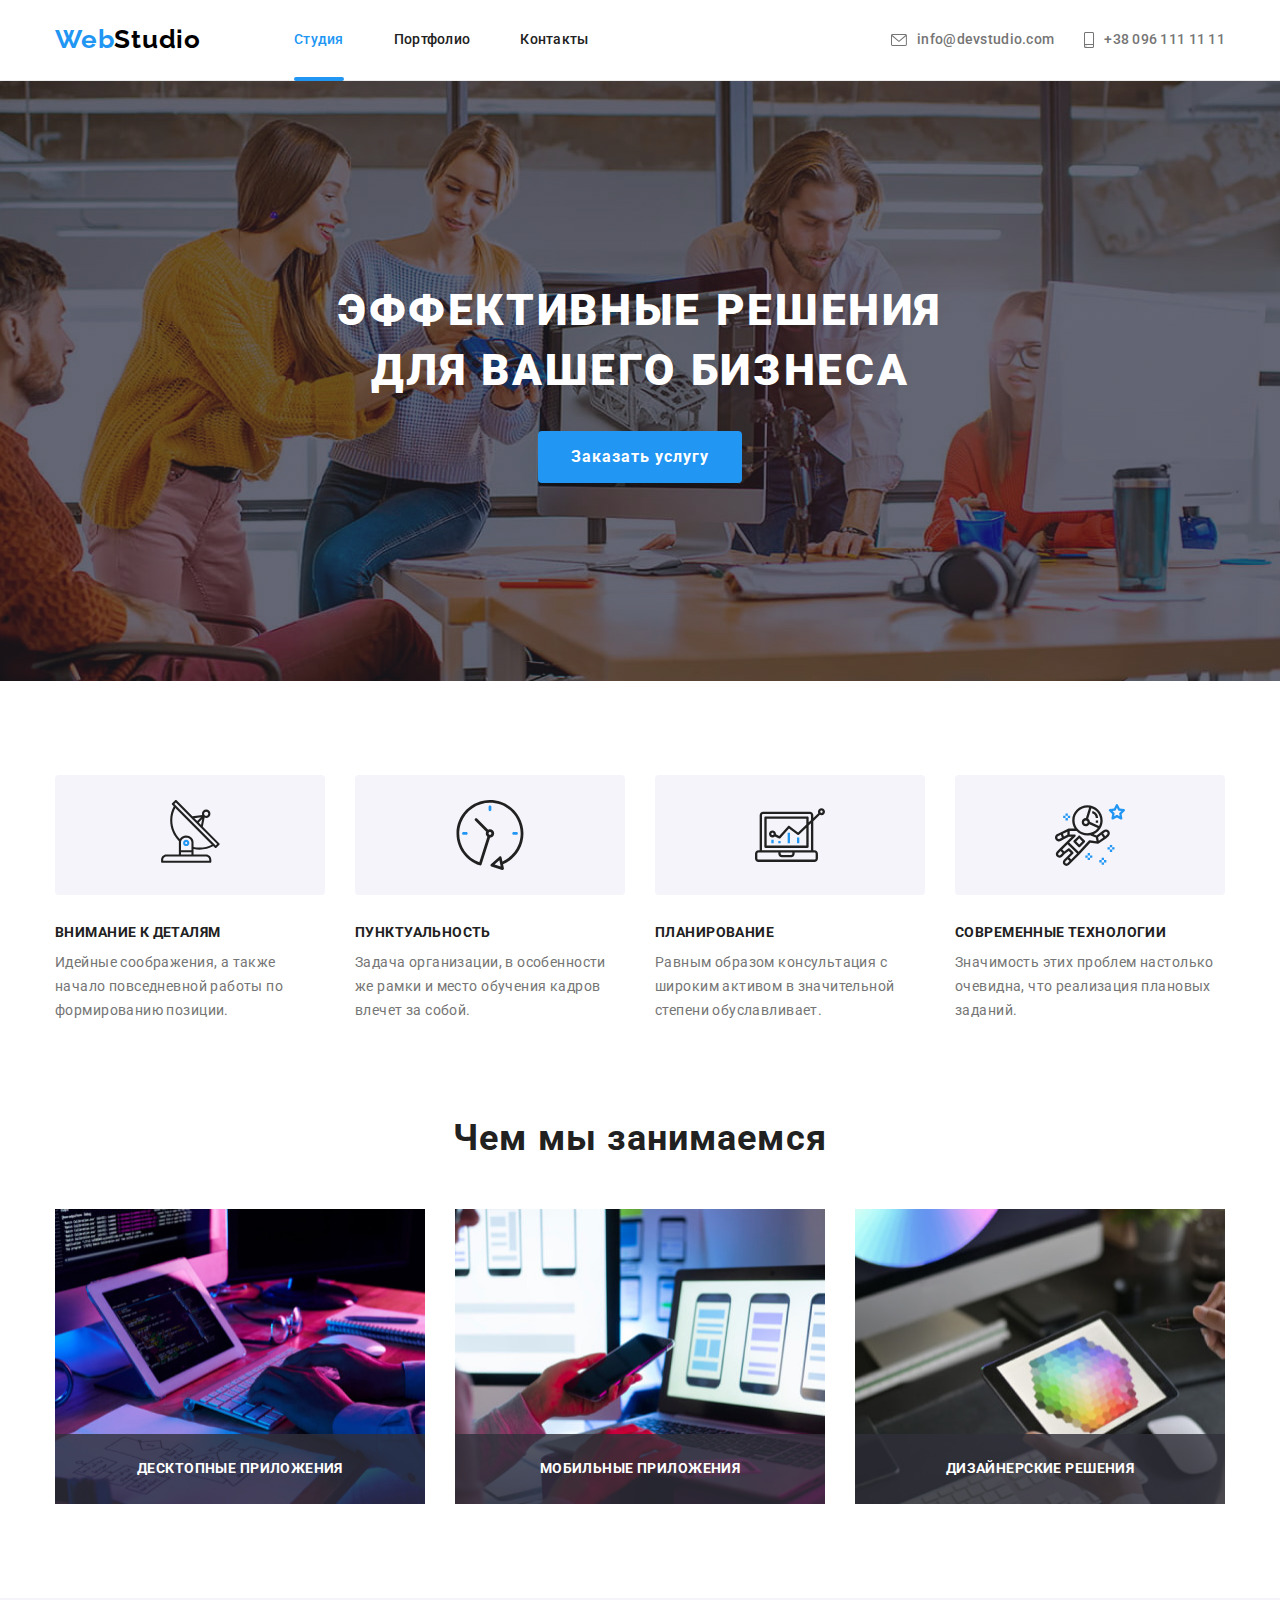
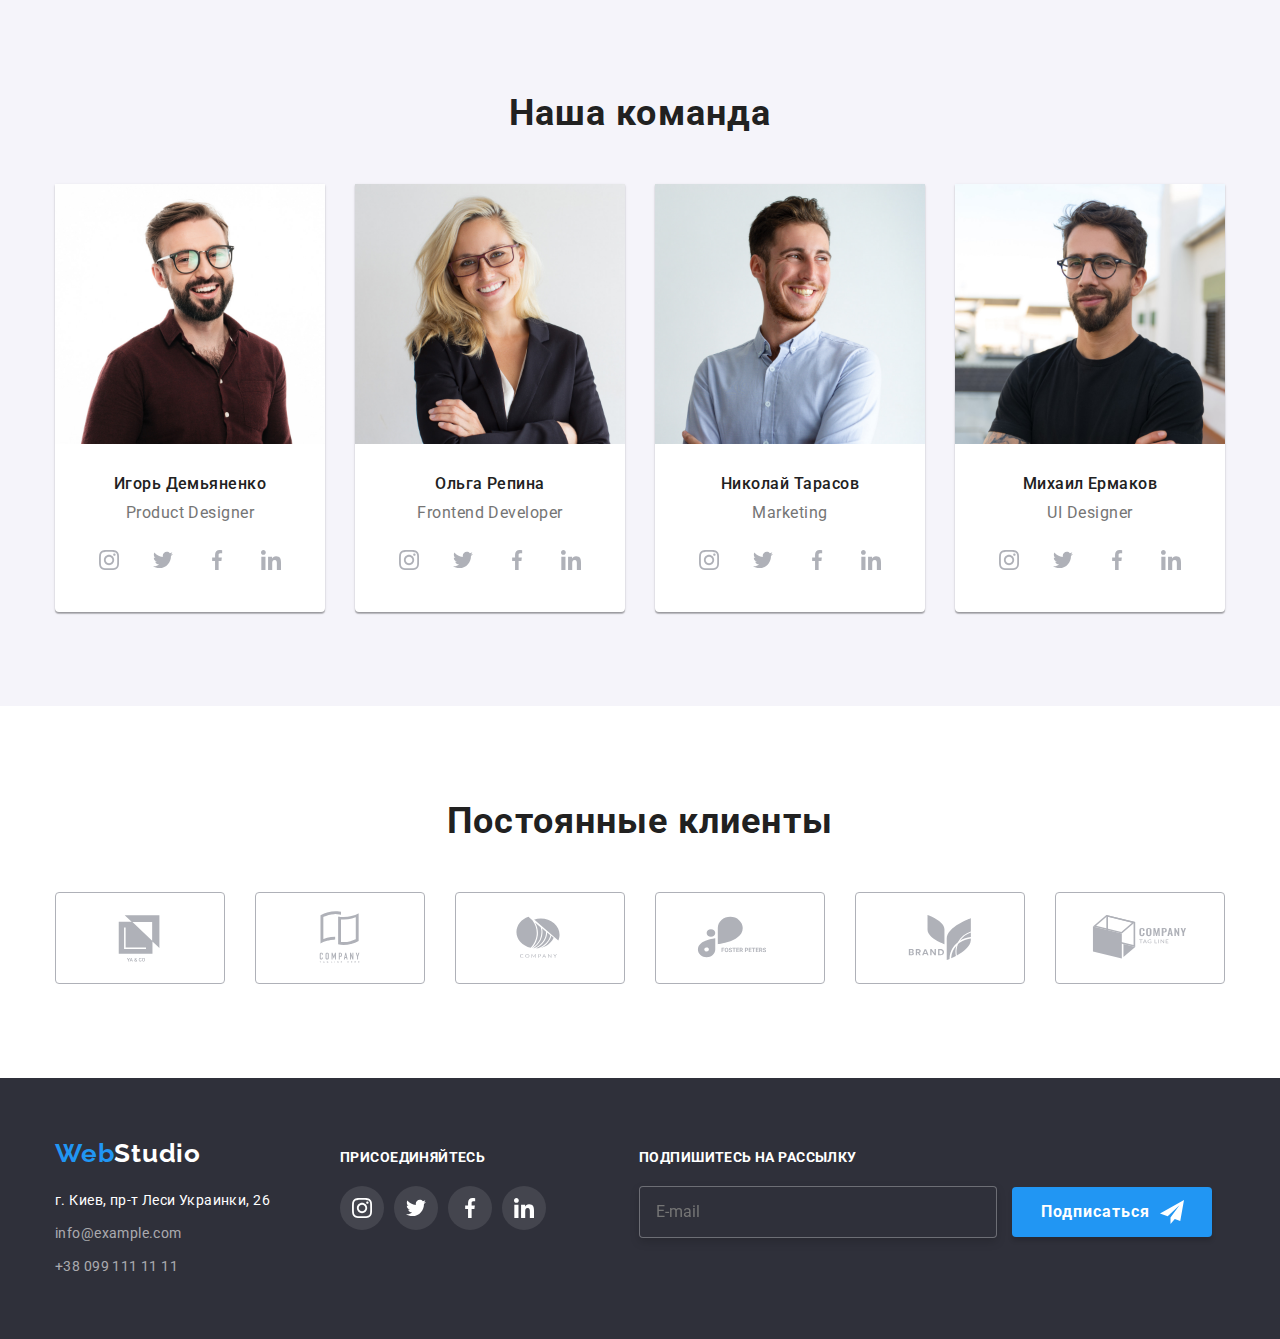
<file: index.html>
<!DOCTYPE html>
<html lang="ru">
  <head>
    <meta charset="UTF-8" />
    <meta http-equiv="X-UA-Compatible" content="IE=edge" />
    <meta name="viewport" content="width=device-width, initial-scale=1.0" />
    <title>Document</title>
    <link rel="preconnect" href="https://fonts.googleapis.com" />
    <link rel="preconnect" href="https://fonts.gstatic.com" crossorigin />
    <link
      href="https://fonts.googleapis.com/css2?family=Raleway:wght@700&family=Roboto:wght@400;500;700;900&display=swap"
      rel="stylesheet"
    />
    <link
      rel="stylesheet"
      href="https://cdn.jsdelivr.net/npm/modern-normalize@1.1.0/modern-normalize.min.css"
    />
    <link rel="stylesheet" href="./css/main.min.css" />
  </head>
  <body>
    <!-- Шапка проекта -->
    <header class="header">
      <div class="container header__container">
        <nav class="nav">
          <a class="logo logo--header" href=""><span class="logo--primary">Web</span>Studio</a>
          <ul class="nav__list list">
            <li class="nav__item">
              <a class="nav__link nav__link--current" href="./index.html">Студия</a>
            </li>
            <li class="nav__item">
              <a class="nav__link" href="./portfolio.html">Портфолио</a>
            </li>
            <li class="nav__item">
              <a class="nav__link" href="">Контакты</a>
            </li>
          </ul>
        </nav>
        <ul class="contacts list">
          <li class="contacts__item">
            <a class="contacts__link" href="mailto:info@devstudio.com">
              <svg class="contacts__icon" width="16" height="12">
                <use href="./images/st1/symbol-defs.svg#icon-envelope"></use>
              </svg>
              info@devstudio.com</a
            >
          </li>
          <li class="contacts__item">
            <a class="contacts__link" href="tel:+380961111111">
              <svg class="contacts__icon" width="10" height="16">
                <use href="./images/st1/symbol-defs.svg#icon-smartphone"></use>
              </svg>
              +38 096 111 11 11</a
            >
          </li>
        </ul>
      </div>
    </header>
    <!-- Тело проекта -->
    <main>
      <!-- Эффективные решения-->
      <section class="hero">
        <div class="container">
          <h1 class="hero-title">Эффективные решения для вашего бизнеса</h1>
          <button class="hero-button" type="button" data-modal-open>Заказать услугу</button>
        </div>
      </section>
      <!-- Особенности -->
      <section class="feature section">
        <div class="container">
          <ul class="feature-list list">
            <li class="feature-items">
              <div class="badge">
                <svg class="badge-icon" width="70" height="70">
                  <use href="./images/st1/symbol-defs.svg#icon-antenna"></use>
                </svg>
              </div>
              <h3 class="feature-title">Внимание к деталям</h3>
              <p class="feature-text">
                Идейные соображения, а также начало повседневной работы по формированию позиции.
              </p>
            </li>

            <li class="feature-items">
              <div class="badge">
                <svg class="badge-icon" width="70" height="70">
                  <use href="./images/st1/symbol-defs.svg#icon-clock"></use>
                </svg>
              </div>
              <h3 class="feature-title">Пунктуальность</h3>
              <p class="feature-text">
                Задача организации, в особенности же рамки и место обучения кадров влечет за собой.
              </p>
            </li>

            <li class="feature-items">
              <div class="badge">
                <svg class="badge-icon" width="70" height="70">
                  <use href="./images/st1/symbol-defs.svg#icon-diagram"></use>
                </svg>
              </div>
              <h3 class="feature-title">Планирование</h3>
              <p class="feature-text">
                Равным образом консультация с широким активом в значительной степени обуславливает.
              </p>
            </li>

            <li class="feature-items">
              <div class="badge">
                <svg class="badge-icon" width="70" height="70">
                  <use href="./images/st1/symbol-defs.svg#icon-astronaut"></use>
                </svg>
              </div>
              <h3 class="feature-title">Современные технологии</h3>
              <p class="feature-text">
                Значимость этих проблем настолько очевидна, что реализация плановых заданий.
              </p>
            </li>
          </ul>
        </div>
      </section>
      <!-- Чем мы занимаемся -->
      <section class="activity">
        <div class="container">
          <h2 class="activity-title">Чем мы занимаемся</h2>
          <ul class="activity-list list">
            <li class="activity-items">
              <div class="activity-thumb">
                <img
                  class="activity-img"
                  src="./images/st1/block1/img-1.jpg"
                  alt="верстка проекта"
                  width="370"
                  height="295"
                />
                <p class="activity-descr">Десктопные приложения</p>
              </div>
            </li>
            <li class="activity-items">
              <div class="activity-thumb">
                <img
                  class="activity-img"
                  src="./images/st1/block1/img-2.jpg"
                  alt="дизайн проекта"
                  width="370"
                  height="295"
                />
                <p class="activity-descr">Мобильные приложения</p>
              </div>
            </li>
            <li class="activity-items">
              <div class="activity-thumb">
                <img
                  class="activity-img"
                  src="./images/st1/block1/img-3.jpg"
                  alt="программирование проекта"
                  width="370"
                  height="295"
                />
                <p class="activity-descr">Дизайнерские решения</p>
              </div>
            </li>
          </ul>
        </div>
      </section>
      <!-- Наша команда -->
      <section class="team section">
        <div class="container">
          <h2 class="team-title">Наша команда</h2>
          <ul class="team-list list">
            <li class="team-items">
              <img
                class="team-img"
                src="./images/st1/block2/img-1.jpg"
                alt="Игорь Демьяненко"
                width="270"
                height="260"
              />
              <div class="team-sign">
                <h3 class="team-subject">Игорь Демьяненко</h3>
                <p class="team-text" lang="en">Product Designer</p>
                <ul class="team-media list">
                  <li class="team-item">
                    <a class="team-link" href="">
                      <svg class="teams-icons" width="20" height="20">
                        <use href="./images/st1/symbol-defs.svg#icon-instagram"></use>
                      </svg>
                    </a>
                  </li>
                  <li class="team-item">
                    <a class="team-link" href="">
                      <svg class="teams-icons" width="20" height="20">
                        <use href="./images/st1/symbol-defs.svg#icon-twitter"></use>
                      </svg>
                    </a>
                  </li>
                  <li class="team-item">
                    <a class="team-link" href="">
                      <svg class="teams-icons" width="20" height="20">
                        <use href="./images/st1/symbol-defs.svg#icon-facebook"></use>
                      </svg>
                    </a>
                  </li>
                  <li class="team-item">
                    <a class="team-link" href="">
                      <svg class="teams-icons" width="20" height="20">
                        <use href="./images/st1/symbol-defs.svg#icon-linkedin"></use>
                      </svg>
                    </a>
                  </li>
                </ul>
              </div>
            </li>
            <li class="team-items">
              <img
                class="team-img"
                src="./images/st1/block2/img-2.jpg"
                alt="Ольга Репина"
                width="270"
                height="260"
              />
              <div class="team-sign">
                <h3 class="team-subject">Ольга Репина</h3>
                <p class="team-text" lang="en">Frontend Developer</p>
                <ul class="team-media list">
                  <li class="team-item">
                    <a class="team-link" href="">
                      <svg class="teams-icons" width="20" height="20">
                        <use href="./images/st1/symbol-defs.svg#icon-instagram"></use>
                      </svg>
                    </a>
                  </li>
                  <li class="team-item">
                    <a class="team-link" href="">
                      <svg class="teams-icons" width="20" height="20">
                        <use href="./images/st1/symbol-defs.svg#icon-twitter"></use>
                      </svg>
                    </a>
                  </li>
                  <li class="team-item">
                    <a class="team-link" href="">
                      <svg class="teams-icons" width="20" height="20">
                        <use href="./images/st1/symbol-defs.svg#icon-facebook"></use>
                      </svg>
                    </a>
                  </li>
                  <li class="team-item">
                    <a class="team-link" href="">
                      <svg class="teams-icons" width="20" height="20">
                        <use href="./images/st1/symbol-defs.svg#icon-linkedin"></use>
                      </svg>
                    </a>
                  </li>
                </ul>
              </div>
            </li>
            <li class="team-items">
              <img
                class="team-img"
                src="./images/st1/block2/img-3.jpg"
                alt="Николай Тарасов"
                width="270"
                height="260"
              />
              <div class="team-sign">
                <h3 class="team-subject">Николай Тарасов</h3>
                <p class="team-text" lang="en">Marketing</p>
                <ul class="team-media list">
                  <li class="team-item">
                    <a class="team-link" href="">
                      <svg class="teams-icons" width="20" height="20">
                        <use href="./images/st1/symbol-defs.svg#icon-instagram"></use>
                      </svg>
                    </a>
                  </li>
                  <li class="team-item">
                    <a class="team-link" href="">
                      <svg class="teams-icons" width="20" height="20">
                        <use href="./images/st1/symbol-defs.svg#icon-twitter"></use>
                      </svg>
                    </a>
                  </li>
                  <li class="team-item">
                    <a class="team-link" href="">
                      <svg class="teams-icons" width="20" height="20">
                        <use href="./images/st1/symbol-defs.svg#icon-facebook"></use>
                      </svg>
                    </a>
                  </li>
                  <li class="team-item">
                    <a class="team-link" href="">
                      <svg class="teams-icons" width="20" height="20">
                        <use href="./images/st1/symbol-defs.svg#icon-linkedin"></use>
                      </svg>
                    </a>
                  </li>
                </ul>
              </div>
            </li>
            <li class="team-items">
              <img
                class="team-img"
                src="./images/st1/block2/img-4.jpg"
                alt="Михаил Ермаков"
                width="270"
                height="260"
              />
              <div class="team-sign">
                <h3 class="team-subject">Михаил Ермаков</h3>
                <p class="team-text" lang="en">UI Designer</p>
                <ul class="team-media list">
                  <li class="team-item">
                    <a class="team-link" href="">
                      <svg class="teams-icons" width="20" height="20">
                        <use href="./images/st1/symbol-defs.svg#icon-instagram"></use>
                      </svg>
                    </a>
                  </li>
                  <li class="team-item">
                    <a class="team-link" href="">
                      <svg class="teams-icons" width="20" height="20">
                        <use href="./images/st1/symbol-defs.svg#icon-twitter"></use>
                      </svg>
                    </a>
                  </li>
                  <li class="team-item">
                    <a class="team-link" href="">
                      <svg class="teams-icons" width="20" height="20">
                        <use href="./images/st1/symbol-defs.svg#icon-facebook"></use>
                      </svg>
                    </a>
                  </li>
                  <li class="team-item">
                    <a class="team-link" href="">
                      <svg class="teams-icons" width="20" height="20">
                        <use href="./images/st1/symbol-defs.svg#icon-linkedin"></use>
                      </svg>
                    </a>
                  </li>
                </ul>
              </div>
            </li>
          </ul>
        </div>
      </section>
      <!-- Постоянные клиенты -->
      <section class="customers section">
        <div class="container">
          <h2 class="customers-title">Постоянные клиенты</h2>
          <ul class="customers-list list">
            <li class="customers-items">
              <a class="customers-link" href="">
                <svg class="customers-icons" width="106" height="60">
                  <use href="./images/st1/symbol-defs.svg#icon-group1"></use>
                </svg>
              </a>
            </li>
            <li class="customers-items">
              <a class="customers-link" href="">
                <svg class="customers-icons" width="106" height="60">
                  <use href="./images/st1/symbol-defs.svg#icon-group2"></use>
                </svg>
              </a>
            </li>
            <li class="customers-items">
              <a class="customers-link" href="">
                <svg class="customers-icons" width="106" height="60">
                  <use href="./images/st1/symbol-defs.svg#icon-group3"></use>
                </svg>
              </a>
            </li>
            <li class="customers-items">
              <a class="customers-link" href="">
                <svg class="customers-icons" width="106" height="60">
                  <use href="./images/st1/symbol-defs.svg#icon-group4"></use>
                </svg>
              </a>
            </li>
            <li class="customers-items">
              <a class="customers-link" href="">
                <svg class="customers-icons" width="106" height="60">
                  <use href="./images/st1/symbol-defs.svg#icon-group5"></use>
                </svg>
              </a>
            </li>
            <li class="customers-items">
              <a class="customers-link" href="">
                <svg class="customers-icons" width="106" height="60">
                  <use href="./images/st1/symbol-defs.svg#icon-group6"></use>
                </svg>
              </a>
            </li>
          </ul>
        </div>
      </section>
    </main>
    <!-- Футер проекта -->
    <footer class="footer">
      <div class="container">
        <div class="footer-list">
          <a class="logo logo--footer" href=""><span class="logo--primary">Web</span>Studio</a>
          <address class="contacts-footer">
            <ul class="contacts-footer-list list">
              <li class="contacts-item">
                <a class="address-link" href="" target="_blank" rel="noopener noreferrer"
                  >г. Киев, пр-т Леси Украинки, 26
                </a>
              </li>
              <li class="contacts-item">
                <a class="link" href="mailtoinfo@example.com">info@example.com </a>
              </li>
              <li class="contacts-item">
                <a class="link" href="tel:+380991111111">+38 099 111 11 11</a>
              </li>
            </ul>
          </address>
        </div>
        <div class="footer-list">
          <p class="socials-title">присоединяйтесь</p>
          <ul class="socials-media list">
            <li class="socials-item">
              <a class="socials-link" href="">
                <svg class="socials-icons" width="20" height="20">
                  <use href="./images/st1/symbol-defs.svg#icon-instagram"></use>
                </svg>
              </a>
            </li>
            <li class="socials-item">
              <a class="socials-link" href="">
                <svg class="socials-icons" width="20" height="20">
                  <use href="./images/st1/symbol-defs.svg#icon-twitter"></use>
                </svg>
              </a>
            </li>
            <li class="socials-item">
              <a class="socials-link" href="">
                <svg class="socials-icons" width="20" height="20">
                  <use href="./images/st1/symbol-defs.svg#icon-facebook"></use>
                </svg>
              </a>
            </li>
            <li class="socials-item">
              <a class="socials-link" href="">
                <svg class="socials-icons" width="20" height="20">
                  <use href="./images/st1/symbol-defs.svg#icon-linkedin"></use>
                </svg>
              </a>
            </li>
          </ul>
        </div>
        <div class="footer-list">
          <form class="subscribe-form" name="subscribe">
            <p class="subscribe-title">Подпишитесь на рассылку</p>
            <label for="user_email"></label>
            <input
              class="subscribe-email"
              type="email"
              name="email"
              id="user_email"
              required
              placeholder="E-mail"
            />
            <button class="subscribe-button" type="submit">
              Подписаться
              <svg class="subscribe-icon" width="24" height="24">
                <use href="./images/st1/symbol-defs.svg#icon-icon-send"></use>
              </svg>
            </button>
          </form>
        </div>
      </div>
    </footer>
    <!-- Модальное окно -->
    <div class="backdrop is-hidden" data-modal>
      <div class="modal-wrapper">
        <button class="modal-button" type="button" data-modal-close>
          <svg class="modal-button-icon" width="18" height="18">
            <use href="./images/st1/symbol-defs.svg#icon-close-black"></use>
          </svg>
        </button>

        <form class="modal-form">
          <p class="modal-title">
            <b>Оставьте свои данные, мы вам перезвоним</b>
          </p>

          <label class="modal-label">
            Имя
            <input class="modal-input" type="text" name="user" autocomplete="off" />
            <svg class="modal-icon" width="18" height="18">
              <use href="./images/st1/symbol-defs.svg#icon-person-black"></use>
            </svg>
          </label>

          <label class="modal-label">
            Телефон
            <input class="modal-input" type="tel" name="tel" autocomplete="off" />
            <svg class="modal-icon" width="18" height="18">
              <use href="./images/st1/symbol-defs.svg#icon-phone-black"></use>
            </svg>
          </label>

          <label class="modal-label">
            Почта
            <input class="modal-input" type="email" name="email" autocomplete="off" />
            <svg class="modal-icon" width="18" height="18">
              <use href="./images/st1/symbol-defs.svg#icon-email-black"></use>
            </svg>
          </label>

          <label class="modal-label">
            Комментарий
            <textarea class="comment" name="comment" placeholder="Введите текст"></textarea>
          </label>
          <label class="modal-checkbox">
            <input class="checkbox visually-hidden" type="checkbox" name="checkbox" />
            <span class="checkbox-icon"></span>
            <svg class="check-icon" width="16" height="15">
              <use href="./images/st1/symbol-defs.svg#icon-icon-check"></use>
            </svg>
            <span class="checkbox-txt">Соглашаюсь с рассылкой и принимаю</span>
            <a class="checkbox-link" href="">Условия договора</a>
          </label>

          <button class="submit-button" type="submit">Отправить</button>
        </form>
      </div>
    </div>
    <script src="./js/modal.js"></script>
  </body>
</html>
</file>
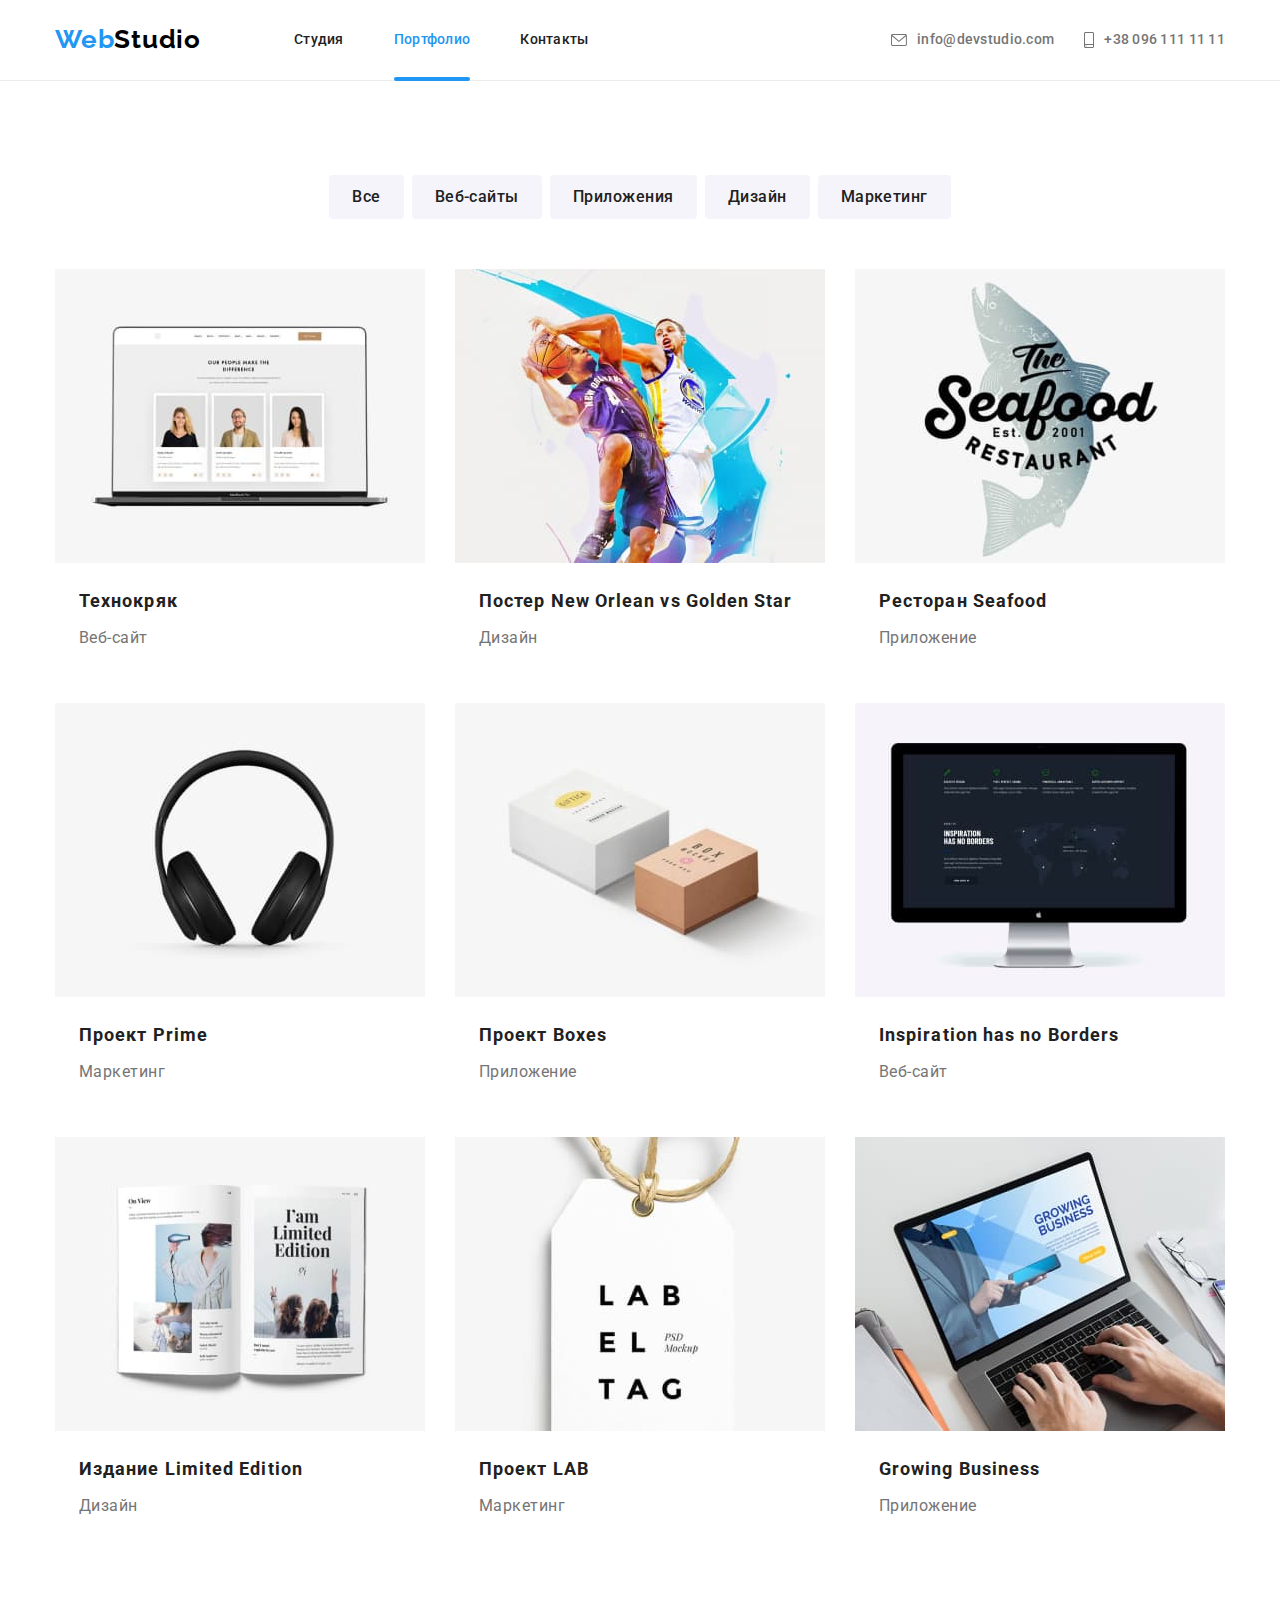
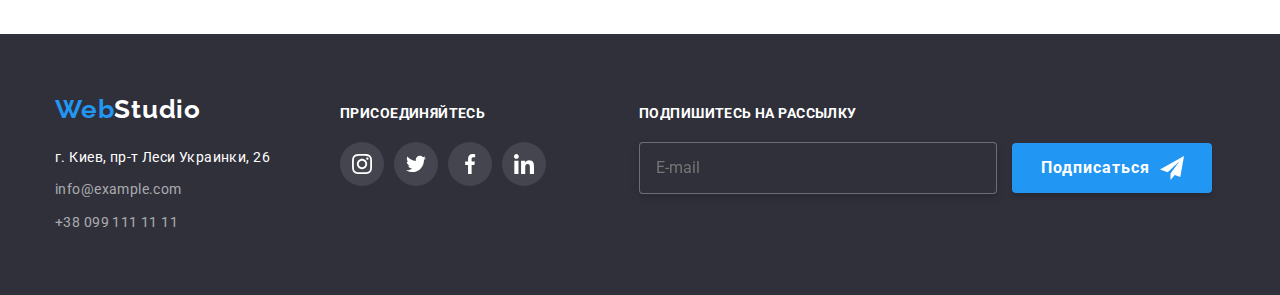
<file: portfolio.html>
<!DOCTYPE html>
<html lang="ru">
  <head>
    <meta charset="UTF-8" />
    <meta http-equiv="X-UA-Compatible" content="IE=edge" />
    <meta name="viewport" content="width=device-width, initial-scale=1.0" />
    <title>Document</title>
    <link rel="preconnect" href="https://fonts.googleapis.com" />
    <link rel="preconnect" href="https://fonts.gstatic.com" crossorigin />
    <link
      href="https://fonts.googleapis.com/css2?family=Raleway:wght@700&family=Roboto:wght@400;500;700;900&display=swap"
      rel="stylesheet"
    />
    <link
      rel="stylesheet"
      href="https://cdn.jsdelivr.net/npm/modern-normalize@1.1.0/modern-normalize.min.css"
    />
    <link rel="stylesheet" href="./css/main.min.css" />
  </head>

  <body>
    <!-- Шапка проекта -->
    <header class="header">
      <div class="container header__container">
        <nav class="nav">
          <a class="logo logo--header" href=""><span class="logo--primary">Web</span>Studio</a>
          <ul class="nav__list list">
            <li class="nav__item">
              <a class="nav__link" href="./index.html">Студия</a>
            </li>
            <li class="nav__item">
              <a class="nav__link nav__link--current" href="./portfolio.html">Портфолио</a>
            </li>
            <li class="nav__item">
              <a class="nav__link" href="">Контакты</a>
            </li>
          </ul>
        </nav>
        <ul class="contacts list">
          <li class="contacts__item">
            <a class="contacts__link" href="mailto:info@devstudio.com">
              <svg class="contacts__icon" width="16" height="12">
                <use href="./images/st1/symbol-defs.svg#icon-envelope"></use>
              </svg>
              info@devstudio.com</a
            >
          </li>
          <li class="contacts__item">
            <a class="contacts__link" href="tel:+380961111111">
              <svg class="contacts__icon" width="10" height="16">
                <use href="./images/st1/symbol-defs.svg#icon-smartphone"></use>
              </svg>
              +38 096 111 11 11</a
            >
          </li>
        </ul>
      </div>
    </header>
    <!-- Тело проекта -->
    <main class="gallery">
      <!--Навигация -->
      <section class="portfolio section">
        <div class="container">
          <ul class="gallery-navigation list">
            <li class="gallery-item">
              <button class="gallery-button here" type="button">Все</button>
            </li>
            <li class="gallery-item">
              <button class="gallery-button" type="button">Веб-сайты</button>
            </li>
            <li class="gallery-item">
              <button class="gallery-button" type="button">Приложения</button>
            </li>
            <li class="gallery-item">
              <button class="gallery-button" type="button">Дизайн</button>
            </li>
            <li class="gallery-item">
              <button class="gallery-button" type="button">Маркетинг</button>
            </li>
          </ul>

          <!-- Портфолио -->
          <ul class="portfolio-list list">
            <li class="portfolio-items">
              <a class="portfolio-link" href="">
                <div class="portfolio-thumb">
                  <img
                    class="portfolio-img"
                    src="./images/st2/portfolio/img1.jpg"
                    width="370"
                    height="294"
                    alt="Технокряк"
                  />
                  <p class="portfolio-descr">
                    Ресурс предлагает комплексные предложения с разным уровнем функционала и
                    сервисов. Все это позволит посетителю получить исчерпывающие сведения о компании
                    или частном лице.
                  </p>
                </div>
                <div class="portfolio-conteiner">
                  <h2 class="portfolio-title">Технокряк</h2>
                  <p class="portfolio-text">Веб-сайт</p>
                </div>
              </a>
            </li>
            <li class="portfolio-items">
              <a class="portfolio-link" href="">
                <div class="portfolio-thumb">
                  <img
                    class="portfolio-img"
                    src="./images/st2/portfolio/img2.jpg"
                    width="370"
                    height="294"
                    alt="Постер New Orlean vs Golden Star"
                  />
                  <p class="portfolio-descr">
                    Ресурс предлагает комплексные предложения с разным уровнем функционала и
                    сервисов. Все это позволит посетителю получить исчерпывающие сведения о компании
                    или частном лице.
                  </p>
                </div>
                <div class="portfolio-conteiner">
                  <h2 class="portfolio-title">Постер New Orlean vs Golden Star</h2>
                  <p class="portfolio-text">Дизайн</p>
                </div>
              </a>
            </li>
            <li class="portfolio-items">
              <a class="portfolio-link" href="">
                <div class="portfolio-thumb">
                  <img
                    class="portfolio-img"
                    src="./images/st2/portfolio/img3.jpg"
                    width="370"
                    height="294"
                    alt="Ресторан Seafood"
                  />
                  <p class="portfolio-descr">
                    Ресурс предлагает комплексные предложения с разным уровнем функционала и
                    сервисов. Все это позволит посетителю получить исчерпывающие сведения о компании
                    или частном лице.
                  </p>
                </div>
                <div class="portfolio-conteiner">
                  <h2 class="portfolio-title">Ресторан Seafood</h2>
                  <p class="portfolio-text">Приложение</p>
                </div>
              </a>
            </li>
            <li class="portfolio-items">
              <a class="portfolio-link" href="">
                <div class="portfolio-thumb">
                  <img
                    class="portfolio-img"
                    src="./images/st2/portfolio/img4.jpg"
                    width="370"
                    height="294"
                    alt="Проект Prime"
                  />
                  <p class="portfolio-descr">
                    Ресурс предлагает комплексные предложения с разным уровнем функционала и
                    сервисов. Все это позволит посетителю получить исчерпывающие сведения о компании
                    или частном лице.
                  </p>
                </div>
                <div class="portfolio-conteiner">
                  <h2 class="portfolio-title">Проект Prime</h2>
                  <p class="portfolio-text">Маркетинг</p>
                </div>
              </a>
            </li>
            <li class="portfolio-items">
              <a class="portfolio-link" href="">
                <div class="portfolio-thumb">
                  <img
                    class="portfolio-img"
                    src="./images/st2/portfolio/img5.jpg"
                    width="370"
                    height="294"
                    alt="Проект Boxes"
                  />
                  <p class="portfolio-descr">
                    Ресурс предлагает комплексные предложения с разным уровнем функционала и
                    сервисов. Все это позволит посетителю получить исчерпывающие сведения о компании
                    или частном лице.
                  </p>
                </div>
                <div class="portfolio-conteiner">
                  <h2 class="portfolio-title">Проект Boxes</h2>
                  <p class="portfolio-text">Приложение</p>
                </div>
              </a>
            </li>
            <li class="portfolio-items">
              <a class="portfolio-link" href="">
                <div class="portfolio-thumb">
                  <img
                    class="portfolio-img"
                    src="./images/st2/portfolio/img6.jpg"
                    width="370"
                    height="294"
                    alt="Inspiration has no Borders"
                  />
                  <p class="portfolio-descr">
                    Ресурс предлагает комплексные предложения с разным уровнем функционала и
                    сервисов. Все это позволит посетителю получить исчерпывающие сведения о компании
                    или частном лице.
                  </p>
                </div>
                <div class="portfolio-conteiner">
                  <h2 class="portfolio-title">Inspiration has no Borders</h2>
                  <p class="portfolio-text">Веб-сайт</p>
                </div>
              </a>
            </li>
            <li class="portfolio-items">
              <a class="portfolio-link" href="">
                <div class="portfolio-thumb">
                  <img
                    class="portfolio-img"
                    src="./images/st2/portfolio/img7.jpg"
                    width="370"
                    height="294"
                    alt="Издание Limited Edition"
                  />
                  <p class="portfolio-descr">
                    Ресурс предлагает комплексные предложения с разным уровнем функционала и
                    сервисов. Все это позволит посетителю получить исчерпывающие сведения о компании
                    или частном лице.
                  </p>
                </div>
                <div class="portfolio-conteiner">
                  <h2 class="portfolio-title">Издание Limited Edition</h2>
                  <p class="portfolio-text">Дизайн</p>
                </div>
              </a>
            </li>
            <li class="portfolio-items">
              <a class="portfolio-link" href="">
                <div class="portfolio-thumb">
                  <img
                    class="portfolio-img"
                    src="./images/st2/portfolio/img8.jpg"
                    width="370"
                    height="294"
                    alt="Проект LAB"
                  />
                  <p class="portfolio-descr">
                    Ресурс предлагает комплексные предложения с разным уровнем функционала и
                    сервисов. Все это позволит посетителю получить исчерпывающие сведения о компании
                    или частном лице.
                  </p>
                </div>
                <div class="portfolio-conteiner">
                  <h2 class="portfolio-title">Проект LAB</h2>
                  <p class="portfolio-text">Маркетинг</p>
                </div>
              </a>
            </li>
            <li class="portfolio-items">
              <a class="portfolio-link" href="">
                <div class="portfolio-thumb">
                  <img
                    class="portfolio-img"
                    src="./images/st2/portfolio/img9.jpg"
                    width="370"
                    height="294"
                    alt="Growing Business"
                  />
                  <p class="portfolio-descr">
                    Ресурс предлагает комплексные предложения с разным уровнем функционала и
                    сервисов. Все это позволит посетителю получить исчерпывающие сведения о компании
                    или частном лице.
                  </p>
                </div>
                <div class="portfolio-conteiner">
                  <h2 class="portfolio-title">Growing Business</h2>
                  <p class="portfolio-text">Приложение</p>
                </div>
              </a>
            </li>
          </ul>
        </div>
      </section>
    </main>
    <!-- Подвал проекта -->
    <footer class="footer">
      <div class="container">
        <div class="footer-list">
          <a class="logo logo--footer" href=""><span class="logo--primary">Web</span>Studio</a>
          <address class="contacts-footer">
            <ul class="contacts-footer-list list">
              <li class="contacts-item">
                <a class="address-link" href="" target="_blank" rel="noopener noreferrer"
                  >г. Киев, пр-т Леси Украинки, 26
                </a>
              </li>
              <li class="contacts-item">
                <a class="link" href="mailtoinfo@example.com">info@example.com</a>
              </li>
              <li class="contacts-item">
                <a class="link" href="tel:+380991111111">+38 099 111 11 11</a>
              </li>
            </ul>
          </address>
        </div>
        <div class="footer-list">
          <h3 class="socials-title">присоединяйтесь</h3>
          <ul class="socials-media list">
            <li class="socials-item">
              <a class="socials-link" href="">
                <svg class="socials-icons" width="20" height="20">
                  <use href="./images/st1/symbol-defs.svg#icon-instagram"></use>
                </svg>
              </a>
            </li>
            <li class="socials-item">
              <a class="socials-link" href="">
                <svg class="socials-icons" width="20" height="20">
                  <use href="./images/st1/symbol-defs.svg#icon-twitter"></use>
                </svg>
              </a>
            </li>
            <li class="socials-item">
              <a class="socials-link" href="">
                <svg class="socials-icons" width="20" height="20">
                  <use href="./images/st1/symbol-defs.svg#icon-facebook"></use>
                </svg>
              </a>
            </li>
            <li class="socials-item">
              <a class="socials-link" href="">
                <svg class="socials-icons" width="20" height="20">
                  <use href="./images/st1/symbol-defs.svg#icon-linkedin"></use>
                </svg>
              </a>
            </li>
          </ul>
        </div>
        <div class="footer-list">
          <form class="subscribe-form" name="subscribe">
            <p class="subscribe-title">Подпишитесь на рассылку</p>
            <label for="user_email"></label>
            <input
              class="subscribe-email"
              type="email"
              name="email"
              id="user_email"
              required
              placeholder="E-mail"
            />
            <button class="subscribe-button" type="submit">
              Подписаться
              <svg class="subscribe-icon" width="24" height="24">
                <use href="./images/st1/symbol-defs.svg#icon-icon-send"></use>
              </svg>
            </button>
          </form>
        </div>
      </div>
    </footer>
  </body>
</html>
</file>
<file: css/main.min.css>
:root{--main-font: 'Raleway', sans-serif;--secondary-font: 'Roboto', sans-serif;--primary-text-color: #757575;--title-text-color: #212121;--hidden-text-color: #ffffff;--visible-text-color: #000000;--overlay-text-color: rgba(255, 255, 255, 0.6);--accent-color: #2196f3;--accent-active-color: #188ce8;--portfoli-conteiner: #eeeeee;--first-bg-color: #2f303a;--second-bg-color: #f5f4fa;--primary-icon-color: #afb1b8;--overlay-icon-color: rgba(255, 255, 255, 0.1);--animation-hover: 250ms cubic-bezier(0.4, 0, 0.2, 1)}.hero-button,.subscribe-button,.gallery-button,.submit-button{display:inline-block;border:1px solid transparent;border-radius:4px;font-weight:700;font-size:16px;line-height:1.88;align-items:center;text-align:center;letter-spacing:0.06em;cursor:pointer}.list{padding-left:0;margin-top:0;margin-bottom:0;list-style:none}a{text-decoration:none}h1,h2,h3,h4,h5,h6,ul,p{padding:0;margin:0}img{display:block}body{font-family:var(--secondary-font);font-size:14px;color:var(--primary-text-color)}.section{padding-top:94px;padding-bottom:94px}.container{width:1200px;margin:0 auto;padding:0 15px}.header{display:flex;background:#ffffff;border-bottom:1px solid #ececec}.header__container{display:flex;align-items:center}.logo{font-family:var(--main-font);font-weight:700;font-size:26px;line-height:1.2;letter-spacing:0.03em}.logo--header{color:var(--visible-text-color)}.logo--primary{color:var(--accent-color)}.logo--footer{color:var(--hidden-text-color)}.nav{display:flex;align-items:center;height:100%}.nav__list{display:flex;align-items:center;justify-content:flex-start;box-sizing:content-box;height:100%;margin-left:93px;background-color:#ffffff}.nav__item+.nav__item{margin-left:50px}.nav__link{display:flex;padding-top:32px;padding-bottom:32px;color:var(--title-text-color);font-weight:500;line-height:1.14;letter-spacing:0.02em;transition:color var(--animation-hover);position:relative}.nav__link:hover,.nav__link:focus{color:var(--accent-color)}.nav__link--current{color:var(--accent-color)}.nav__link--current:after{position:absolute;content:'';left:0;bottom:-1px;display:block;width:100%;height:4px;background:var(--accent-color);border-radius:2px}.contacts{display:flex;margin-left:auto}.contacts__link{display:inline-flex;justify-content:center;align-items:center;font-weight:500;line-height:1.14;letter-spacing:0.02em;padding-top:32px;padding-bottom:32px;color:var(--primary-text-color);transition:color var(--animation-hover)}.contacts__link:hover,.contacts__link:focus{color:var(--accent-color)}.contacts__item{display:flex}.contacts__item:hover .contacts__icon,.contacts__item:focus .contacts__icon{fill:var(--accent-color)}.contacts__item+.contacts__item{margin-left:30px}.contacts__icon{margin-right:10px;background-repeat:no-repeat;background-position:center;background-size:contain;fill:var(--primary-text-color);cursor:pointer;transition:fill var(--animation-hover)}.hero{max-width:1600px;height:600px;margin-left:auto;margin-right:auto;padding-top:200px;padding-bottom:200px;text-align:center;background-color:var(--first-bg-color);background-image:linear-gradient(to right, rgba(47,48,58,0.4), rgba(47,48,58,0.4)),url(../images/st1/hero/hero.jpg);background-repeat:no-repeat;background-position:center;background-size:cover}.hero-title{width:696px;margin-left:auto;margin-right:auto;margin-bottom:30px;color:var(--hidden-text-color);font-weight:900;font-size:44px;line-height:1.36;letter-spacing:0.06em;text-transform:uppercase}.hero-button{padding:10px 32px;min-width:200px;font-weight:700;font-size:16px;line-height:1.88;align-items:center;text-align:center;letter-spacing:0.06em;color:var(--hidden-text-color);background-color:var(--accent-color);transition:background-color var(--animation-hover)}.hero-button:hover,.hero-button:focus{background-color:var(--accent-active-color)}.feature-list{display:flex;flex-wrap:wrap;justify-content:space-between}.feature-items{width:270px;margin-right:30px}.feature-items:nth-child(4n){margin-right:0px}.feature-items .badge{display:flex;align-items:center;justify-content:center;min-width:270px;min-height:120px;margin-bottom:30px;background:var(--second-bg-color);border-radius:4px}.feature-title{margin-bottom:10px;font-weight:700;font-size:14px;line-height:1.14;letter-spacing:0.03em;text-transform:uppercase;color:var(--title-text-color)}.feature-text{font-weight:400;line-height:1.71;letter-spacing:0.03em}.activity{padding-bottom:94px}.activity-title{margin-bottom:50px;font-weight:700;font-size:36px;line-height:1.17;text-align:center;letter-spacing:0.03em;color:var(--title-text-color)}.activity-list{display:flex;flex-wrap:wrap;justify-content:space-between}.activity-list .activity-items+.activity-items{margin-left:30px}.activity-thumb{position:relative}.activity-descr{display:flex;align-items:center;justify-content:center;width:100%;height:70px;position:absolute;left:0;bottom:0;font-family:var(--secondary-font);font-style:normal;font-weight:700;font-size:14px;line-height:1.14;text-align:center;letter-spacing:0.03em;text-transform:uppercase;color:var(--hidden-text-color);background:rgba(47,48,58,0.8)}.team{background-color:var(--second-bg-color)}.team-title{margin-bottom:50px;font-weight:700;font-size:36px;line-height:1.17;text-align:center;letter-spacing:0.03em;color:var(--title-text-color)}.team-list{display:flex;flex-wrap:wrap;justify-content:space-between}.team-items{margin-right:30px;background:#ffffff;box-shadow:0px 1px 3px rgba(0,0,0,0.12),0px 1px 1px rgba(0,0,0,0.14),0px 2px 1px rgba(0,0,0,0.2);border-radius:0px 0px 4px 4px}.team-items:nth-child(4n){margin-right:0px}.team-sign{padding-bottom:30px;padding-top:30px}.team-subject{font-weight:500;font-size:16px;line-height:1.19;text-align:center;letter-spacing:0.03em;color:var(--title-text-color)}.team-text{margin-top:10px;font-weight:400;font-size:16px;line-height:1.19;text-align:center;letter-spacing:0.03em}.team-media{display:flex;justify-content:center;margin-top:16px}.team-item{border-radius:50%;transition:background-color var(--animation-hover)}.team-item:not(:last-child){margin-right:10px}.team-item:hover,.team-item:focus{background-color:var(--accent-color)}.team-item:hover .team-link,.team-item:focus .team-link{fill:var(--hidden-text-color)}.team-link{display:flex;justify-content:center;align-items:center;width:44px;height:44px;fill:var(--primary-icon-color);transition:fill var(--animation-hover)}.customers-title{font-weight:700;font-size:36px;line-height:1.17;text-align:center;letter-spacing:0.03em;color:var(--title-text-color)}.customers-list{display:flex;justify-content:center;margin-top:50px}.customers-items{border:1px solid var(--primary-icon-color);border-radius:4px;width:170px;height:92px;transition:border var(--animation-hover)}.customers-items:hover .customers-link,.customers-items:focus .customers-link{fill:var(--accent-color)}.customers-items:hover,.customers-items:focus{border:1px solid var(--accent-color)}.customers-items:not(:last-child){margin-right:30px}.customers-link{display:flex;justify-content:center;align-items:center;width:100%;height:100%;fill:var(--primary-icon-color);transition:fill var(--animation-hover)}.footer{padding-top:60px;padding-bottom:60px;background-color:var(--first-bg-color)}.footer .container{display:flex;align-items:baseline}.container .footer-list:first-child{list-style:none;margin-right:70px}.container .footer-list:nth-child(2){list-style:none;margin-right:93px}.container .footer-list:last-child{margin-right:0}.contacts-footer{margin-top:20px}.address-link{font-weight:400;line-height:1.71;letter-spacing:0.03em;color:var(--hidden-text-color);font-style:normal}.contacts-item{margin-top:9px}.contacts-footer .link{margin-top:9px;font-weight:400;line-height:1.71;letter-spacing:0.03em;color:var(--overlay-text-color);font-style:normal;transition:color var(--animation-hover)}.contacts-footer .link:hover,.contacts-footer .link:focus{color:var(--hidden-text-color)}.footer-address{list-style:none;margin-right:70px}.socials-title{font-weight:700;font-size:14px;line-height:1.14;letter-spacing:0.03em;text-transform:uppercase;color:var(--hidden-text-color)}.socials-media{display:flex;justify-content:center;margin-top:20px}.socials-item{border-radius:50%;background:var(--overlay-icon-color);transition:background-color var(--animation-hover)}.socials-item:not(:last-child){margin-right:10px}.socials-item:hover,.socials-item:focus{background-color:var(--accent-color)}.socials-link{display:flex;justify-content:center;align-items:center;width:44px;height:44px;fill:var(--hidden-text-color)}.subscribe-title{font-weight:700;font-size:14px;line-height:1.14;letter-spacing:0.03em;text-transform:uppercase;color:var(--hidden-text-color);margin-bottom:20px}.subscribe-email{font-size:16px;line-height:1.25;padding-left:16px;padding-top:15px;padding-bottom:15px;margin-right:12px;min-width:358px;min-height:50px;border:1px solid rgba(255,255,255,0.3);border-radius:4px;filter:drop-shadow(0px 4px 4px rgba(0,0,0,0.15));width:358px;background-color:var(--first-bg-color);cursor:pointer;color:rgba(255,255,255,0.6)}.subscribe-email:focus{outline:transparent;background:transparent}.subscribe-button{position:relative;min-width:200px;text-align:left;padding-right:28px;padding-left:29px;padding-top:10px;padding-bottom:10px;border:none;color:var(--hidden-text-color);background-color:var(--accent-color);box-shadow:0px 4px 4px rgba(0,0,0,0.15);transition:background-color var(--animation-hover)}.subscribe-button:hover,.subscribe-button:focus{background-color:var(--accent-active-color)}.subscribe-icon{position:absolute;bottom:13px;right:28px;width:24px;height:24px}.gallery-navigation{display:flex;justify-content:center}.gallery-item:nth-child(n+2){margin-left:8px}.gallery-button{padding:6px 22px;min-width:73px;font-weight:500;line-height:1, 62;letter-spacing:0.03em;color:var(--title-text-color);background-color:var(--second-bg-color);transition:color var(--animation-hover),background-color var(--animation-hover),box-shadow var(--animation-hover)}.gallery-button:focus,.gallery-button:hover{background-color:var(--accent-color);color:var(--hidden-text-color);box-shadow:0px 3px 1px rgba(0,0,0,0.1),0px 1px 2px rgba(0,0,0,0.08),0px 2px 2px rgba(0,0,0,0.12)}.portfolio-list{margin-top:50px;display:flex;flex-wrap:wrap}.portfolio-items{width:370px;margin-right:30px;margin-bottom:30px}.portfolio-items:nth-child(3n){margin-right:0}.portfolio-items:nth-last-child(-n+3){margin-bottom:0}.portfolio-link{display:block;position:relative;transition:box-shadow var(--animation-hover)}.portfolio-link:hover,.portfolio-link:focus{box-shadow:0px 1px 1px rgba(0,0,0,0.12),0px 4px 4px rgba(0,0,0,0.06),1px 4px 6px rgba(0,0,0,0.16)}.portfolio-link:hover .portfolio-descr,.portfolio-link:focus .portfolio-descr{transform:translateY(0)}.portfolio-thumb{position:relative;overflow:hidden}.portfolio-descr{display:flex;align-items:center;justify-content:center;width:100%;height:100%;position:absolute;left:0;bottom:0;padding:24px;font-family:var(--secondary-font);font-style:normal;font-weight:400;font-size:18px;line-height:1.56;letter-spacing:0.03em;color:var(--hidden-text-color);background:rgba(33,150,243,0.9);transform:translateY(100%);transition:transform var(--animation-hover)}.portfolio-title{font-weight:700;font-size:18px;line-height:2;letter-spacing:0.06em;color:var(--title-text-color)}.portfolio-text{margin-top:4px;font-weight:400;font-size:16px;line-height:1.86;letter-spacing:0.03em;color:var(--primary-text-color)}.portfolio-conteiner{padding:20px 24px;border-left:1px solid var(--portfolio-conteiner);border-right:1px solid var(--portfolio-conteiner);border-bottom:1px solid var(--portfolio-conteiner)}.backdrop{position:fixed;width:100vw;height:100vh;top:0;left:50%;transform:translateX(-50%);background-color:rgba(0,0,0,0.2);opacity:1;visibility:visible;pointer-events:initial;transition:opacity var(--animation-hover),visibility var(--animation-hover)}.is-hidden{opacity:0;visibility:hidden;pointer-events:none}.modal-wrapper{position:absolute;top:50%;left:50%;width:528px;height:581px;padding:40px;transform:translate(-50%, -50%);background:var(--hidden-text-color);box-shadow:0px 1px 3px rgba(0,0,0,0.12),0px 1px 1px rgba(0,0,0,0.14),0px 2px 1px rgba(0,0,0,0.2);border-radius:4px}.modal-title{font-size:20px;line-height:1.15;text-align:center;letter-spacing:0.03em;margin-bottom:12px;color:var(--title-text-color)}.modal-button{display:flex;align-items:center;position:fixed;width:30px;height:30px;top:8px;right:8px;border-radius:50%;background-color:var(--hidden-text-color);border:1px solid rgba(0,0,0,0.1);box-sizing:border-box}.modal-button-icon{transform:fill var(--animation-hover)}.modal-button-icon:hover,.modal-button-icon:focus{fill:var(--accent-color)}.submit-button{display:block;padding:10px 55px 10px 56px;margin-left:auto;margin-right:auto;color:var(--hidden-text-color);background-color:var(--accent-color);box-shadow:0px 4px 4px rgba(0,0,0,0.15);border:transparent;transition:background-color var(--animation-hover)}.submit-button:hover{background-color:var(--accent-active-color)}.submit-button:focus{background-color:var(--accent-active-color);outline:transparent}.modal-checkbox{position:relative;display:block;margin-top:20px;margin-bottom:30px;text-align:right;padding-right:11px;padding-left:12px;line-height:1.71;letter-spacing:0.03em;color:var(--primary-text-color)}.checkbox{position:relative;width:1px;height:1px;margin:-1px;border:0;padding:0;clip:rect(0 0 0 0);overflow:hidden}.checkbox:checked+.checkbox-icon{opacity:0}.checkbox:checked ~ .check-icon{opacity:1}.checkbox-icon{position:absolute;left:12px;top:50%;width:16px;height:15px;background-color:var(--hidden-text-color);border:2px solid var(--title-text-color);border-radius:2px;transform:translateY(-50%);opacity:1;transition:opacity var(--animation-hover)}.check-icon{display:inline-block;position:absolute;top:50%;left:12px;width:16px;height:15px;transform:translateY(-50%);background-color:var(--accent-color);fill:var(--hidden-text-color);border-radius:2px;opacity:0;transition:opacity var(--animation-hover)}.checkbox-link{text-decoration-line:underline;color:var(--accent-color)}.modal-label{position:relative;display:flex;flex-direction:column;font-size:12px;line-height:1.16;letter-spacing:0.01em;margin-bottom:10px;color:var(--primary-text-color)}.modal-label:nth-child(5){margin-bottom:0}.modal-input{position:relative;margin-top:4px;height:40px;padding:12px 0 12px 42px;border:1px solid rgba(33,33,33,0.2);border-radius:4px;cursor:pointer;transition:border var(--animation-hover)}.modal-input:focus{outline:transparent;border:1px solid #2196f3}.modal-input:focus+.modal-icon{fill:var(--accent-color);transition:fill var(--animation-hover)}.modal-icon{position:absolute;bottom:11px;left:12px;width:18px;height:18px}.comment{height:120px;font-size:12px;line-height:1.16;letter-spacing:0.01em;padding:12px 16px;margin-top:4px;resize:none;border:1px solid rgba(33,33,33,0.2);border-radius:4px;cursor:pointer;transition:border var(--animation-hover)}.comment::placeholder{font-size:12px;line-height:1.16;letter-spacing:0.01em;color:rgba(117,117,117,0.5)}.comment:focus{outline:transparent;border:1px solid #2196f3}
/*# sourceMappingURL=main.min.css.map */
</file>
